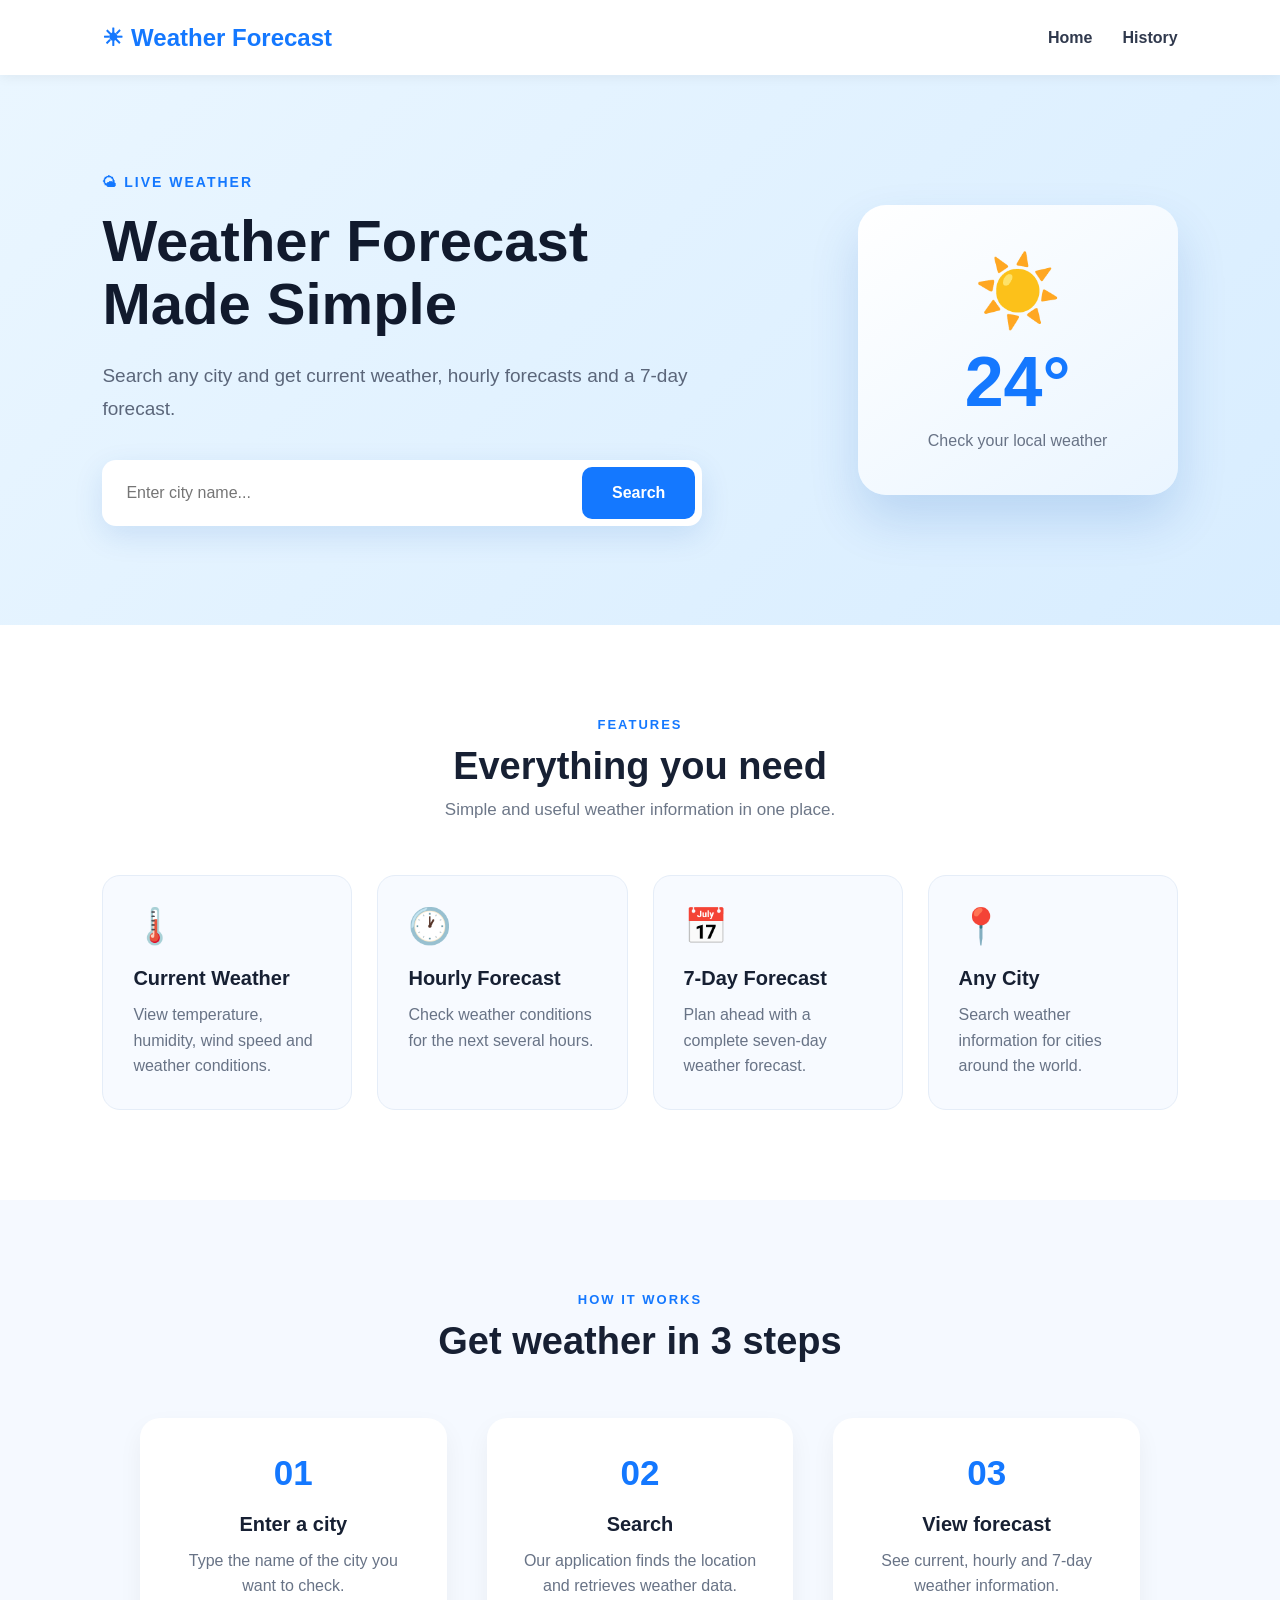
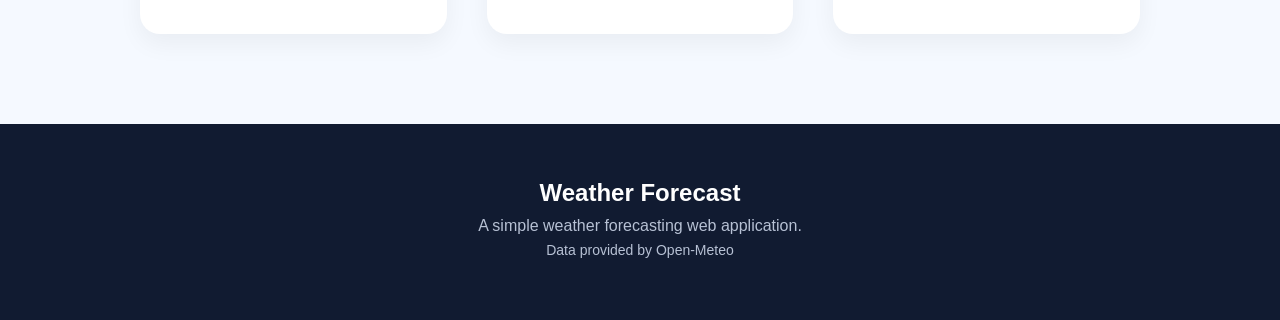
<file: index.html>
<!DOCTYPE html>
<html lang="en">

<head>

    <meta charset="UTF-8">

    <meta name="viewport"
          content="width=device-width, initial-scale=1.0">

    <title>Weather Forecast</title>

    <link rel="stylesheet"
          href="css/style.css">

</head>

<body>

    <!-- ================= HEADER ================= -->

    <header>

        <div class="logo">
            ☀ Weather Forecast
        </div>

        <nav>

            <a href="index.html">
                Home
            </a>

            <a href="history.html">
                History
            </a>

        </nav>

    </header>


    <!-- ================= HERO ================= -->

    <section class="hero">

        <div class="hero-content">

            <div class="live-weather">
                🌤 LIVE WEATHER
            </div>

            <h1>
                Weather Forecast
                <br>
                Made Simple
            </h1>

            <p>
                Search any city and get current weather,
                hourly forecasts and a 7-day forecast.
            </p>


            <!-- SEARCH -->

            <form id="searchForm"
                  class="search-form">

                <input
                    type="text"
                    id="cityInput"
                    placeholder="Enter city name..."
                    autocomplete="off"
                    required
                >

                <button type="submit">
                    Search
                </button>

            </form>

        </div>


        <!-- WEATHER PREVIEW -->

        <div class="weather-preview">

            <div class="preview-icon">
                ☀️
            </div>

            <div class="preview-temperature">
                24°
            </div>

            <div class="preview-text">
                Check your local weather
            </div>

        </div>

    </section>


    <!-- ================= FEATURES ================= -->

    <section class="features">

        <div class="section-title">

            <span>
                FEATURES
            </span>

            <h2>
                Everything you need
            </h2>

            <p>
                Simple and useful weather information
                in one place.
            </p>

        </div>


        <div class="feature-grid">


            <!-- FEATURE 1 -->

            <div class="feature-card">

                <div class="feature-icon">
                    🌡️
                </div>

                <h3>
                    Current Weather
                </h3>

                <p>
                    View temperature, humidity,
                    wind speed and weather conditions.
                </p>

            </div>


            <!-- FEATURE 2 -->

            <div class="feature-card">

                <div class="feature-icon">
                    🕐
                </div>

                <h3>
                    Hourly Forecast
                </h3>

                <p>
                    Check weather conditions
                    for the next several hours.
                </p>

            </div>


            <!-- FEATURE 3 -->

            <div class="feature-card">

                <div class="feature-icon">
                    📅
                </div>

                <h3>
                    7-Day Forecast
                </h3>

                <p>
                    Plan ahead with a complete
                    seven-day weather forecast.
                </p>

            </div>


            <!-- FEATURE 4 -->

            <div class="feature-card">

                <div class="feature-icon">
                    📍
                </div>

                <h3>
                    Any City
                </h3>

                <p>
                    Search weather information
                    for cities around the world.
                </p>

            </div>

        </div>

    </section>


    <!-- ================= HOW IT WORKS ================= -->

    <section class="how-it-works">

        <div class="section-title">

            <span>
                HOW IT WORKS
            </span>

            <h2>
                Get weather in 3 steps
            </h2>

        </div>


        <div class="steps">


            <div class="step">

                <div class="step-number">
                    01
                </div>

                <h3>
                    Enter a city
                </h3>

                <p>
                    Type the name of the city
                    you want to check.
                </p>

            </div>


            <div class="step">

                <div class="step-number">
                    02
                </div>

                <h3>
                    Search
                </h3>

                <p>
                    Our application finds the
                    location and retrieves weather data.
                </p>

            </div>


            <div class="step">

                <div class="step-number">
                    03
                </div>

                <h3>
                    View forecast
                </h3>

                <p>
                    See current, hourly and
                    7-day weather information.
                </p>

            </div>

        </div>

    </section>


    <!-- ================= FOOTER ================= -->

    <footer>

        <h3>
            Weather Forecast
        </h3>

        <p>
            A simple weather forecasting
            web application.
        </p>

        <p class="footer-data">
            Data provided by Open-Meteo
        </p>

    </footer>


    <!-- JAVASCRIPT -->

    <script src="js/script.js"></script>

</body>

</html>
</file>
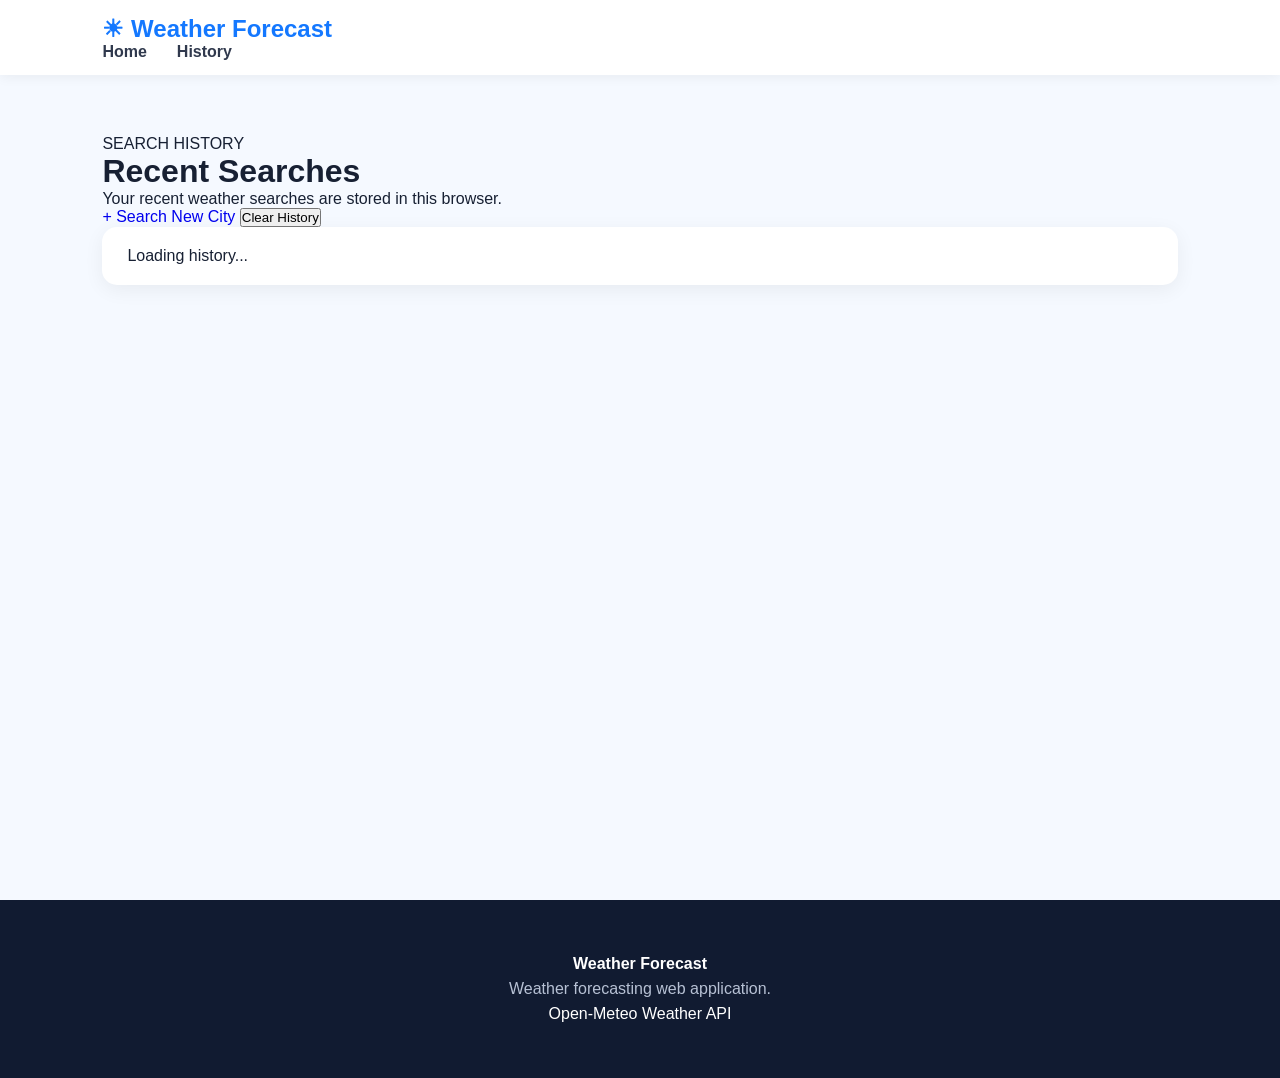
<file: history.html>
<!DOCTYPE html>
<html lang="en">

<head>

    <meta charset="UTF-8">

    <meta
        name="viewport"
        content="width=device-width, initial-scale=1.0"
    >

    <title>Search History</title>

    <link rel="stylesheet" href="css/style.css">

</head>


<body>


<header class="top-header">

    <div class="container nav-container">

        <div class="logo">

            <span class="logo-icon">☀</span>

            <span>Weather Forecast</span>

        </div>


        <nav>

            <a href="index.html">
                Home
            </a>

            <a href="history.html" class="active">
                History
            </a>

        </nav>

    </div>

</header>


<main class="history-page">

    <div class="container">

        <div class="page-title">

            <span>SEARCH HISTORY</span>

            <h1>Recent Searches</h1>

            <p>
                Your recent weather searches are stored
                in this browser.
            </p>

        </div>


        <div class="history-actions">

            <a
                href="index.html"
                class="primary-button"
            >
                + Search New City
            </a>


            <button
                id="clearHistoryButton"
                class="danger-button"
            >
                Clear History
            </button>

        </div>


        <div class="history-card">

            <div id="historyContainer">

                <div class="loading">
                    Loading history...
                </div>

            </div>

        </div>

    </div>

</main>


<footer>

    <div class="container footer-content">

        <div>

            <strong>Weather Forecast</strong>

            <p>
                Weather forecasting web application.
            </p>

        </div>

        <div class="footer-right">
            Open-Meteo Weather API
        </div>

    </div>

</footer>


<script src="js/script.js"></script>

</body>

</html>
</file>
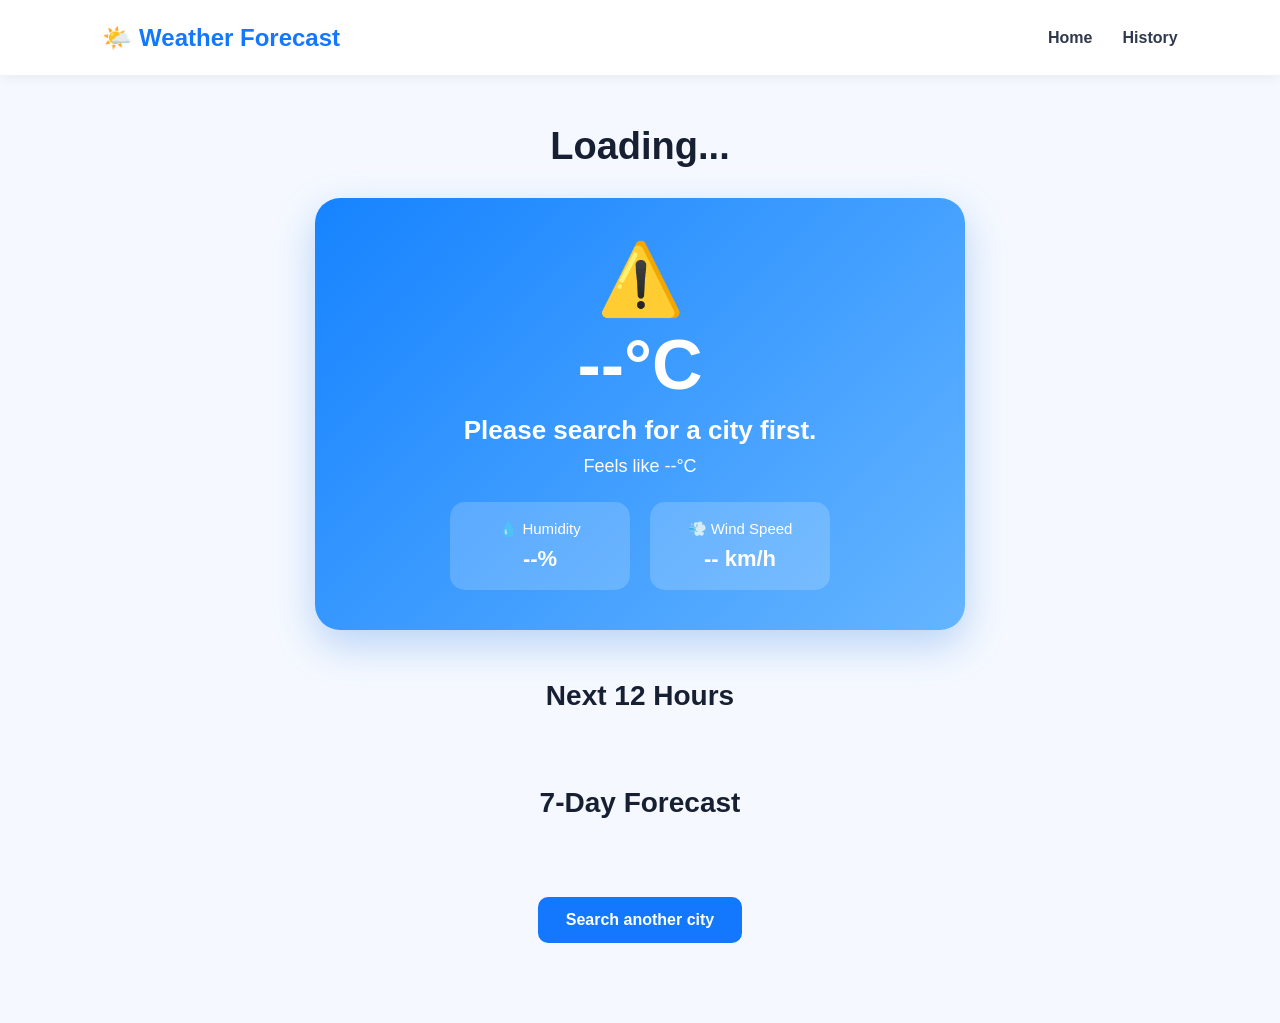
<file: weather.html>
<!DOCTYPE html>
<html lang="en">

<head>

    <meta charset="UTF-8">

    <meta name="viewport"
          content="width=device-width, initial-scale=1.0">

    <title>Weather Forecast</title>

    <link rel="stylesheet"
          href="css/style.css">

</head>


<body>

    <!-- HEADER -->

    <header>

        <div class="logo">
            🌤️ Weather Forecast
        </div>

        <nav>

            <a href="index.html">
                Home
            </a>

            <a href="history.html">
                History
            </a>

        </nav>

    </header>


    <!-- WEATHER PAGE -->

    <main id="weatherPage">

        <div id="weatherContainer">

            <h1 id="locationName">
                Loading...
            </h1>


            <!-- MAIN WEATHER CARD -->

            <div class="weather-card">

                <div id="weatherIcon"
                     class="weather-icon">
                    ⏳
                </div>


                <div id="temperature"
                     class="temperature">
                    --°C
                </div>


                <h2 id="weatherCondition">
                    Loading weather...
                </h2>


                <p>
                    Feels like
                    <span id="feelsLike">
                        --°C
                    </span>
                </p>


                <div class="weather-stats">

                    <div>

                        <span>
                            💧 Humidity
                        </span>

                        <strong id="humidity">
                            --%
                        </strong>

                    </div>


                    <div>

                        <span>
                            💨 Wind Speed
                        </span>

                        <strong id="windSpeed">
                            -- km/h
                        </strong>

                    </div>

                </div>

            </div>


            <!-- HOURLY -->

            <section>

                <h2>
                    Next 12 Hours
                </h2>

                <div id="hourlyForecast"
                     class="hourly-forecast">
                </div>

            </section>


            <!-- DAILY -->

            <section>

                <h2>
                    7-Day Forecast
                </h2>

                <div id="dailyForecast"
                     class="daily-forecast">
                </div>

            </section>


            <br>

            <a href="index.html"
               class="search-button">

                Search another city

            </a>

        </div>

    </main>


    <!-- JAVASCRIPT -->

    <script src="js/script.js"></script>

</body>

</html>
</file>
<file: css/style.css>
/* =========================================================
   GLOBAL
========================================================= */

* {
    margin: 0;
    padding: 0;
    box-sizing: border-box;
}

body {
    font-family: Arial, Helvetica, sans-serif;
    background: #f5f9ff;
    color: #172033;
}

a {
    text-decoration: none;
}


/* =========================================================
   HEADER - USED ON ALL PAGES
========================================================= */

header {
    height: 75px;
    width: 100%;

    background: #ffffff;

    display: flex;
    align-items: center;
    justify-content: space-between;

    padding: 0 8%;

    box-shadow: 0 2px 12px rgba(0, 0, 0, 0.06);

    position: relative;
    z-index: 10;
}

.logo {
    font-size: 24px;
    font-weight: 700;
    color: #1478ff;
}

nav {
    display: flex;
    align-items: center;
    gap: 30px;
}

nav a {
    color: #30394d;
    font-size: 16px;
    font-weight: 600;
}

nav a:hover {
    color: #1478ff;
}


/* =========================================================
   HOME PAGE
   index.html
========================================================= */

.hero {
    min-height: 550px;

    padding: 80px 8%;

    display: flex;
    align-items: center;
    justify-content: space-between;

    gap: 60px;

    background: linear-gradient(
        135deg,
        #eaf6ff,
        #d8edff
    );
}

.hero-content {
    max-width: 650px;
}

.live-weather {
    color: #1478ff;

    font-size: 14px;

    font-weight: 700;

    letter-spacing: 2px;

    margin-bottom: 20px;
}

.hero h1 {
    font-size: 58px;

    line-height: 1.08;

    color: #111a2d;

    margin-bottom: 25px;
}

.hero p {
    font-size: 19px;

    line-height: 1.7;

    color: #5b667a;

    max-width: 600px;

    margin-bottom: 35px;
}


/* HOME SEARCH */

.search-form {
    display: flex;

    width: 100%;

    max-width: 600px;

    background: white;

    padding: 7px;

    border-radius: 14px;

    box-shadow:
        0 10px 30px rgba(0, 80, 180, 0.12);
}

.search-form input {
    flex: 1;

    border: none;

    outline: none;

    padding: 17px;

    font-size: 16px;

    color: #222;
}

.search-form button {
    border: none;

    background: #1478ff;

    color: white;

    padding: 0 30px;

    border-radius: 10px;

    font-size: 16px;

    font-weight: 700;

    cursor: pointer;
}

.search-form button:hover {
    background: #0565e6;
}


/* HOME WEATHER PREVIEW */

.weather-preview {
    width: 320px;

    min-width: 320px;

    padding: 45px 30px;

    text-align: center;

    border-radius: 28px;

    background: linear-gradient(
        145deg,
        #ffffff,
        #eaf5ff
    );

    box-shadow:
        0 25px 50px rgba(0, 80, 180, 0.16);
}

.preview-icon {
    font-size: 70px;

    margin-bottom: 10px;
}

.preview-temperature {
    font-size: 70px;

    font-weight: 700;

    color: #1478ff;
}

.preview-text {
    margin-top: 10px;

    color: #687386;

    font-size: 16px;
}


/* =========================================================
   HOME FEATURES
========================================================= */

.features {
    padding: 90px 8%;

    background: #ffffff;
}

.section-title {
    text-align: center;

    margin-bottom: 55px;
}

.section-title span {
    color: #1478ff;

    font-size: 13px;

    font-weight: 700;

    letter-spacing: 2px;
}

.section-title h2 {
    font-size: 38px;

    margin: 12px 0;

    color: #172033;
}

.section-title p {
    color: #6d7788;

    font-size: 17px;
}

.feature-grid {
    max-width: 1150px;

    margin: auto;

    display: grid;

    grid-template-columns:
        repeat(4, 1fr);

    gap: 25px;
}

.feature-card {
    padding: 30px;

    background: #f7faff;

    border: 1px solid #e5edf8;

    border-radius: 18px;

    transition: 0.2s;
}

.feature-card:hover {
    transform: translateY(-5px);

    box-shadow:
        0 15px 30px rgba(0, 80, 180, 0.10);
}

.feature-icon {
    font-size: 35px;

    margin-bottom: 20px;
}

.feature-card h3 {
    font-size: 20px;

    margin-bottom: 12px;
}

.feature-card p {
    color: #687386;

    line-height: 1.6;
}


/* =========================================================
   HOME - HOW IT WORKS
========================================================= */

.how-it-works {
    padding: 90px 8%;

    background: #f5f9ff;
}

.steps {
    max-width: 1000px;

    margin: auto;

    display: grid;

    grid-template-columns:
        repeat(3, 1fr);

    gap: 40px;
}

.step {
    text-align: center;

    background: #ffffff;

    padding: 35px;

    border-radius: 20px;

    box-shadow:
        0 10px 25px rgba(0, 0, 0, 0.05);
}

.step-number {
    font-size: 35px;

    font-weight: 800;

    color: #1478ff;

    margin-bottom: 20px;
}

.step h3 {
    margin-bottom: 12px;

    font-size: 20px;
}

.step p {
    color: #687386;

    line-height: 1.6;
}


/* =========================================================
   WEATHER PAGE
   weather.html

   IMPORTANT:
   These styles are kept separate from .hero,
   .features, etc.
========================================================= */

#weatherPage {
    min-height: calc(100vh - 75px);

    padding: 50px 20px 80px;

    background: #f5f9ff;
}

#weatherContainer {
    width: 100%;

    max-width: 1050px;

    margin: 0 auto;

    text-align: center;
}

#locationName {
    font-size: 38px;

    font-weight: 700;

    color: #172033;

    margin-bottom: 30px;
}


/* MAIN WEATHER CARD */

#weatherPage .weather-card {
    width: 100%;

    max-width: 650px;

    margin: 0 auto;

    padding: 40px;

    border-radius: 25px;

    background: linear-gradient(
        135deg,
        #1683ff,
        #65b5ff
    );

    color: white;

    box-shadow:
        0 15px 40px rgba(
            0,
            100,
            220,
            0.25
        );
}

#weatherPage .weather-icon {
    font-size: 70px;

    margin-bottom: 10px;
}

#weatherPage .temperature {
    font-size: 70px;

    line-height: 1;

    font-weight: 700;

    margin-bottom: 15px;
}

#weatherPage .weather-card h2 {
    font-size: 26px;

    margin-bottom: 10px;
}

#weatherPage .weather-card p {
    font-size: 18px;

    margin-bottom: 25px;
}


/* WEATHER STATS */

#weatherPage .weather-stats {
    display: flex;

    justify-content: center;

    gap: 20px;

    margin-top: 25px;
}

#weatherPage .weather-stats div {
    min-width: 180px;

    padding: 18px;

    border-radius: 15px;

    background: rgba(
        255,
        255,
        255,
        0.18
    );
}

#weatherPage .weather-stats span {
    display: block;

    margin-bottom: 8px;

    font-size: 15px;
}

#weatherPage .weather-stats strong {
    display: block;

    font-size: 22px;
}


/* WEATHER PAGE SECTIONS */

#weatherPage section {
    margin-top: 50px;
}

#weatherPage section h2 {
    font-size: 28px;

    color: #172033;

    margin-bottom: 25px;
}


/* =========================================================
   HOURLY FORECAST
========================================================= */

#weatherPage .hourly-forecast {
    display: grid;

    grid-template-columns:
        repeat(6, 1fr);

    gap: 15px;

    width: 100%;
}

#weatherPage .hour-card {
    background: #ffffff;

    padding: 20px 10px;

    border-radius: 15px;

    box-shadow:
        0 5px 20px rgba(
            0,
            0,
            0,
            0.08
        );

    color: #172033;
}

#weatherPage .hour-card div:first-child {
    font-size: 14px;

    color: #687386;
}

#weatherPage .small-weather-icon {
    font-size: 30px;

    margin: 12px 0;
}

#weatherPage .hour-card strong {
    font-size: 17px;
}


/* =========================================================
   7 DAY FORECAST
========================================================= */

#weatherPage .daily-forecast {
    display: grid;

    grid-template-columns:
        repeat(7, 1fr);

    gap: 15px;

    width: 100%;
}

#weatherPage .daily-card {
    background: #ffffff;

    padding: 20px 10px;

    border-radius: 15px;

    box-shadow:
        0 5px 20px rgba(
            0,
            0,
            0,
            0.08
        );

    color: #172033;
}

#weatherPage .daily-card div:first-child {
    font-weight: 700;

    color: #687386;
}

#weatherPage .daily-card strong {
    display: block;

    margin-top: 8px;

    font-size: 15px;
}


/* SEARCH ANOTHER CITY */

#weatherPage .search-button {
    display: inline-block;

    margin-top: 35px;

    padding: 14px 28px;

    background: #1478ff;

    color: #ffffff;

    border-radius: 10px;

    font-weight: 700;
}

#weatherPage .search-button:hover {
    background: #0565e6;
}


/* =========================================================
   HISTORY PAGE
========================================================= */

.history-page {
    min-height: calc(100vh - 75px);

    padding: 60px 8%;

    background: #f5f9ff;
}

.history-container {
    max-width: 1100px;

    margin: auto;
}

.history-title {
    text-align: center;

    margin-bottom: 40px;
}

.history-title h1 {
    font-size: 40px;

    margin-bottom: 10px;
}

.history-title p {
    color: #687386;
}


/* HISTORY CARDS */

.history-list {
    display: grid;

    gap: 15px;
}

.history-card {
    background: white;

    padding: 20px 25px;

    border-radius: 15px;

    display: flex;

    align-items: center;

    justify-content: space-between;

    box-shadow:
        0 5px 20px rgba(
            0,
            0,
            0,
            0.06
        );
}

.history-card h3 {
    margin-bottom: 5px;
}

.history-card p {
    color: #687386;

    font-size: 14px;
}

.history-temperature {
    font-size: 25px;

    font-weight: 700;

    color: #1478ff;
}


/* =========================================================
   FOOTER
========================================================= */

footer {
    padding: 55px 8%;

    text-align: center;

    background: #111b31;

    color: white;
}

footer h3 {
    font-size: 24px;

    margin-bottom: 10px;
}

footer p {
    color: #b7c1d4;

    margin: 7px 0;
}

.footer-data {
    font-size: 14px;
}


/* =========================================================
   RESPONSIVE - TABLET
========================================================= */

@media (max-width: 1000px) {

    .hero {
        padding: 70px 5%;
    }

    .hero h1 {
        font-size: 48px;
    }

    .feature-grid {
        grid-template-columns:
            repeat(2, 1fr);
    }

    #weatherPage .hourly-forecast {
        grid-template-columns:
            repeat(4, 1fr);
    }

    #weatherPage .daily-forecast {
        grid-template-columns:
            repeat(4, 1fr);
    }
}


/* =========================================================
   RESPONSIVE - MOBILE
========================================================= */

@media (max-width: 700px) {

    header {
        padding: 0 20px;
    }

    .logo {
        font-size: 19px;
    }

    nav {
        gap: 15px;
    }


    /* HOME */

    .hero {
        flex-direction: column;

        text-align: center;

        padding: 60px 20px;
    }

    .hero h1 {
        font-size: 40px;
    }

    .hero p {
        font-size: 17px;
    }

    .search-form {
        flex-direction: column;

        background: transparent;

        box-shadow: none;

        gap: 10px;
    }

    .search-form input {
        background: white;

        border-radius: 10px;
    }

    .search-form button {
        padding: 15px;

        border-radius: 10px;
    }

    .weather-preview {
        width: 100%;

        min-width: 0;
    }

    .feature-grid {
        grid-template-columns: 1fr;
    }

    .steps {
        grid-template-columns: 1fr;
    }


    /* WEATHER PAGE */

    #weatherPage {
        padding: 35px 15px 60px;
    }

    #locationName {
        font-size: 30px;
    }

    #weatherPage .weather-card {
        padding: 30px 20px;
    }

    #weatherPage .temperature {
        font-size: 55px;
    }

    #weatherPage .weather-stats {
        flex-direction: column;

        align-items: center;
    }

    #weatherPage .weather-stats div {
        width: 100%;
    }

    #weatherPage .hourly-forecast {
        grid-template-columns:
            repeat(3, 1fr);
    }

    #weatherPage .daily-forecast {
        grid-template-columns:
            repeat(2, 1fr);
    }
}
</file>
